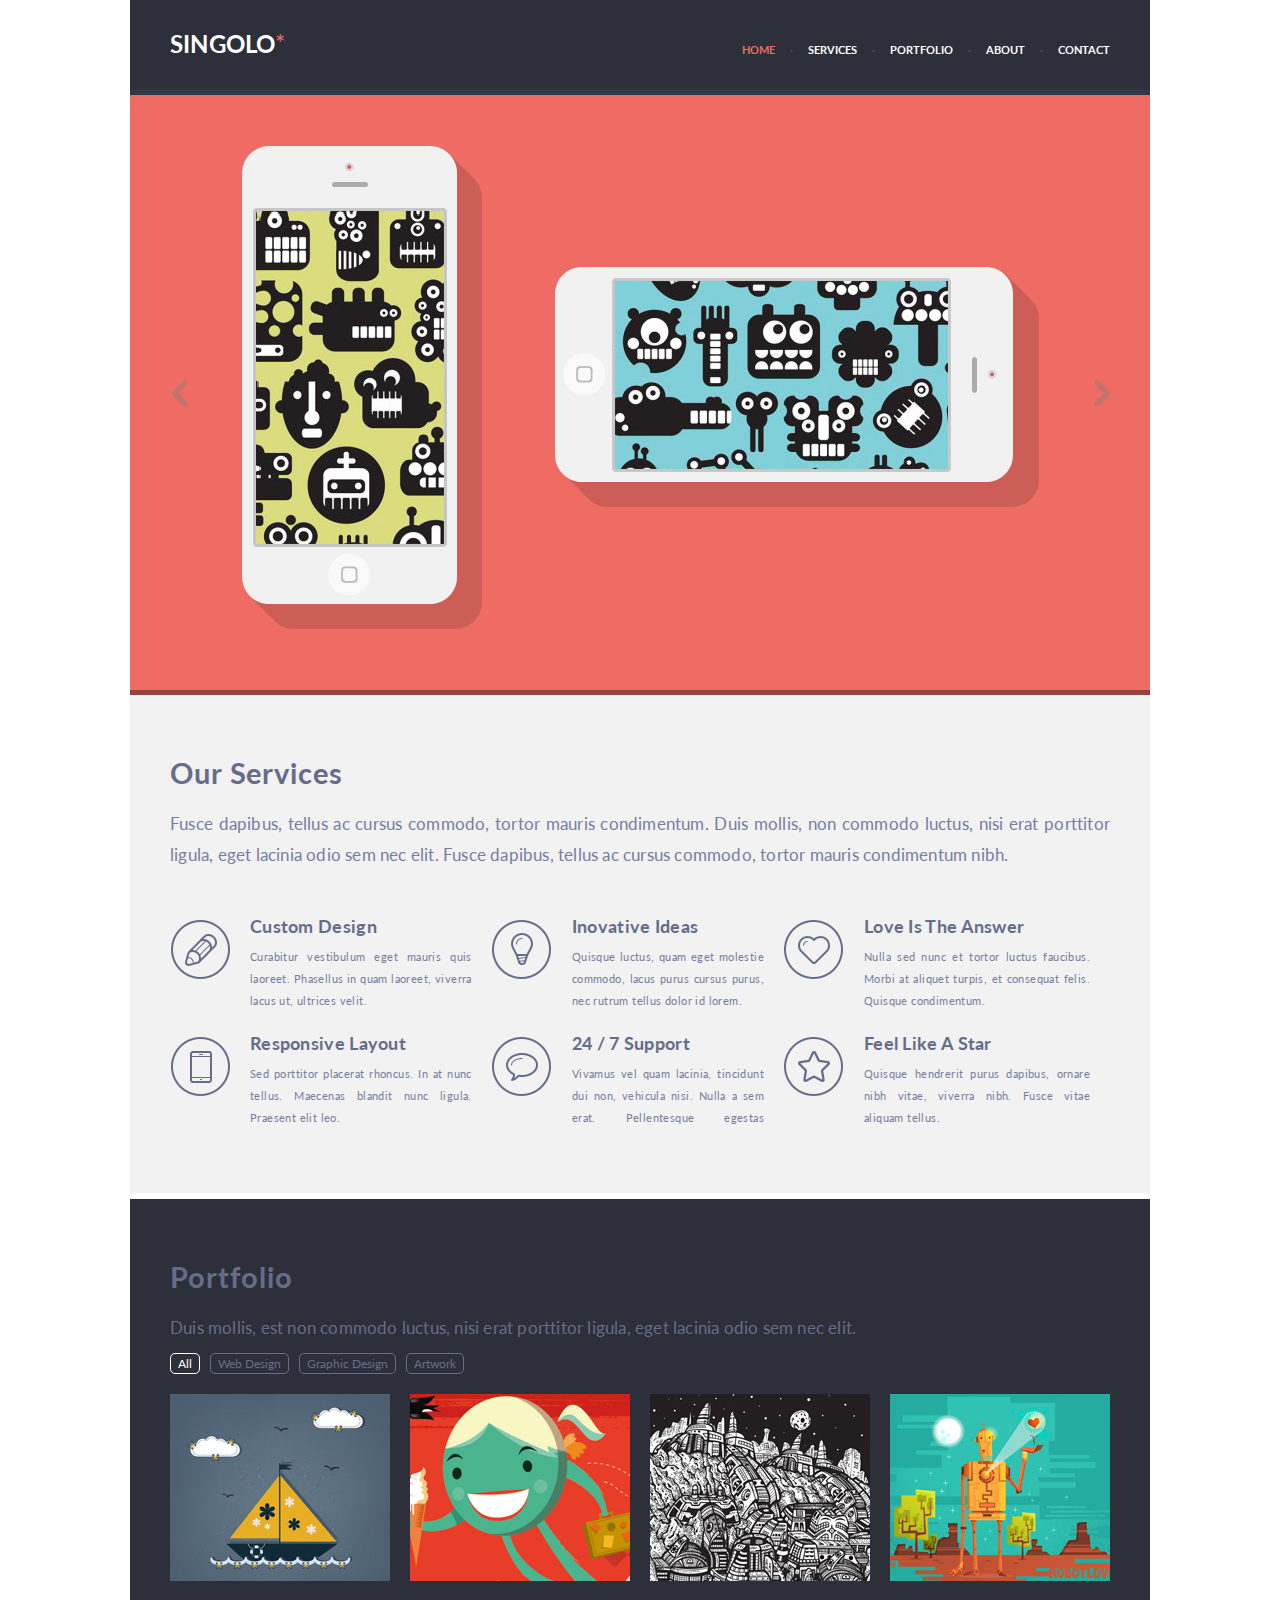
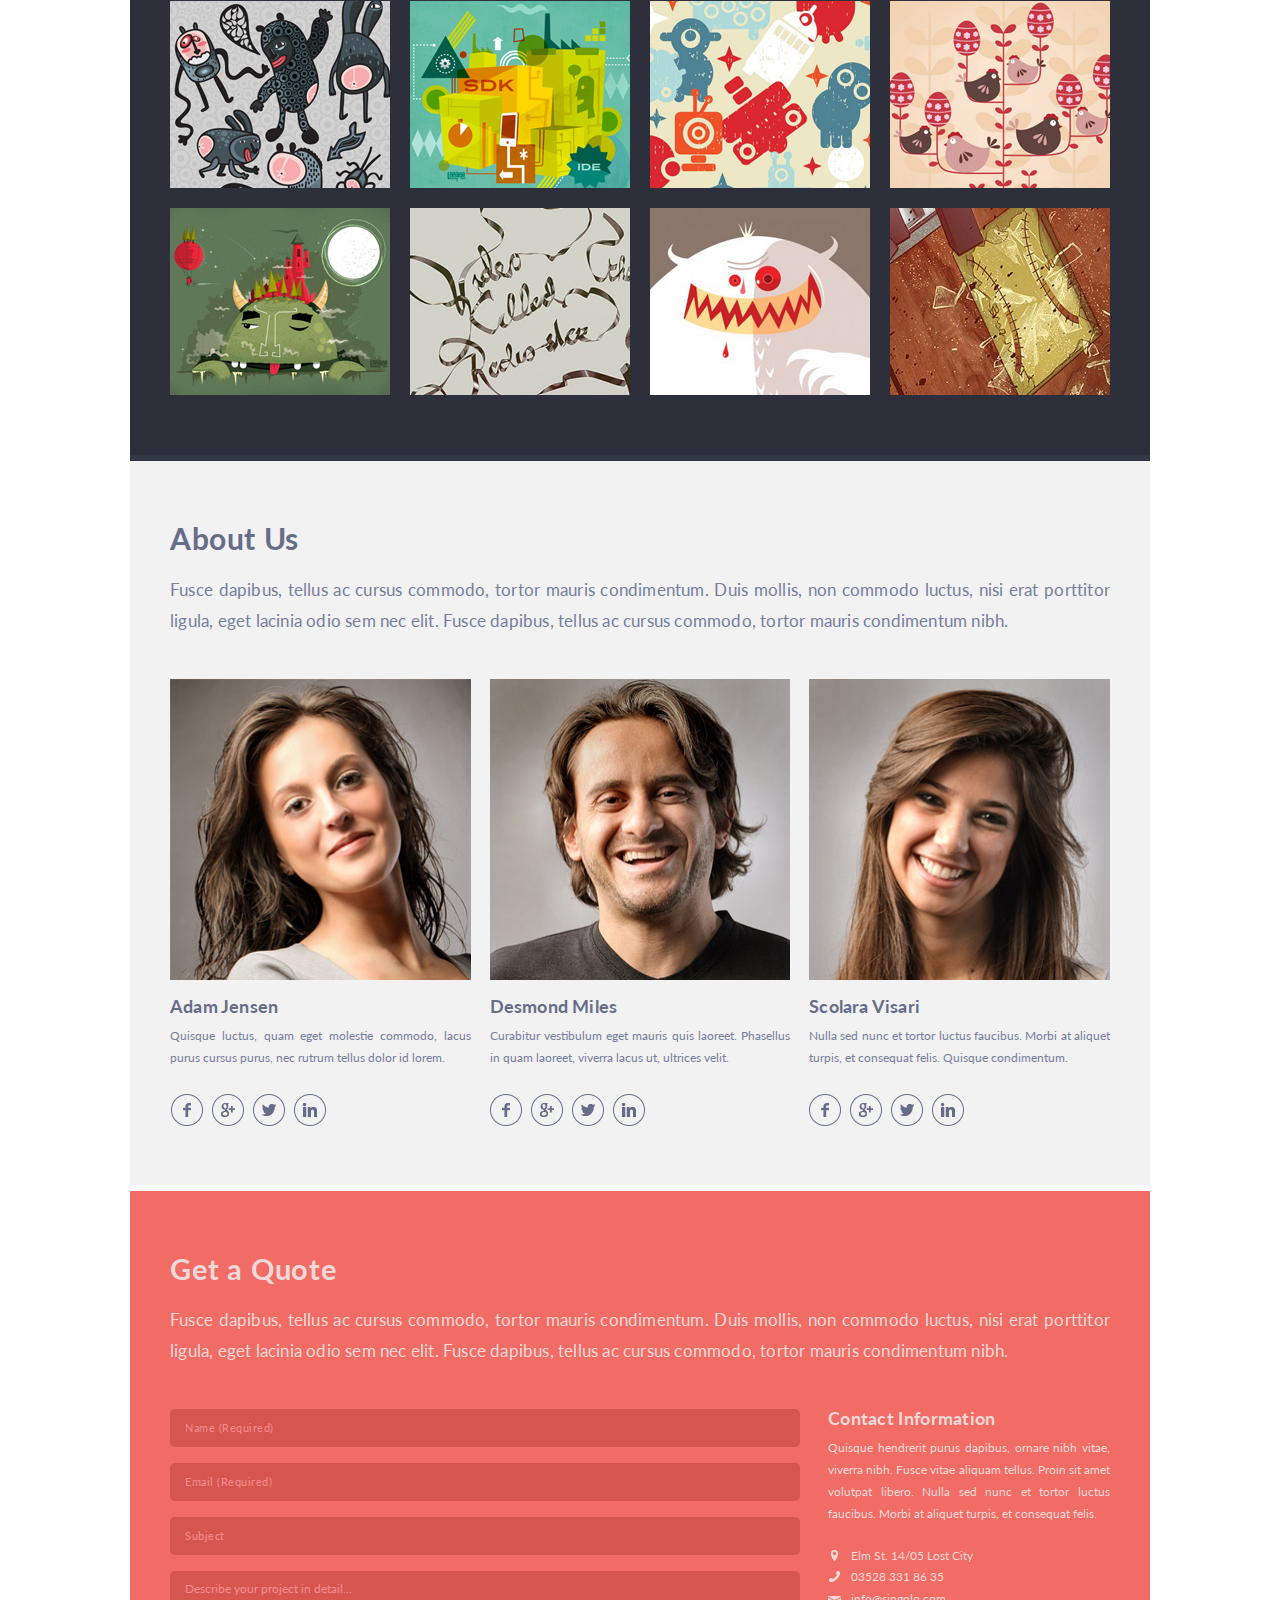
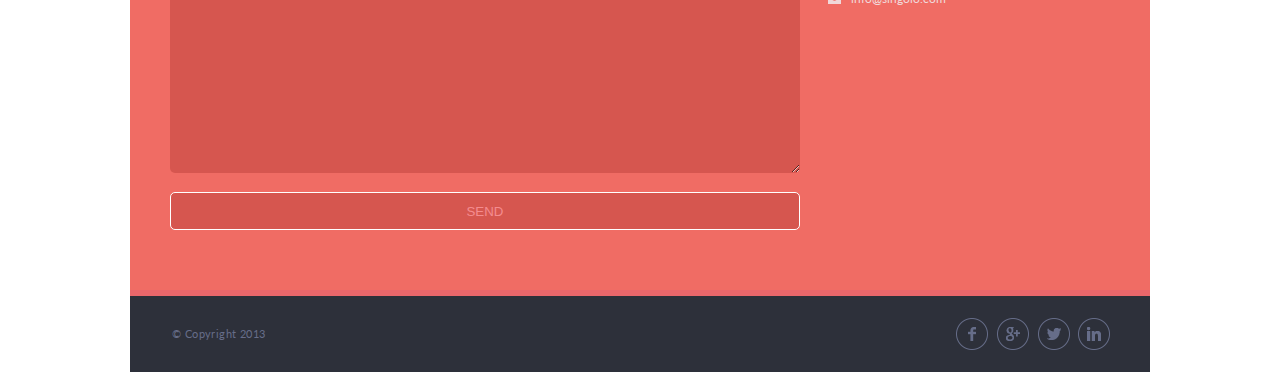
<file: index.html>
<!DOCTYPE html>
<html lang="en">
<head>
    <meta charset="UTF-8">
    <meta name="viewport" content="width=device-width">
    <link rel="stylesheet" href="style.css">
    <link rel="stylesheet" href="style-dom.css">
    <link rel="stylesheet" href="style-responcive.css">
    <link href="https://fonts.googleapis.com/css?family=Lato&display=swap" rel="stylesheet">
    <title>Singolo</title>
</head>
<body>
    <div id="menu-burger-icon">
        <img src="./assets/Burger-menu-icon.png" class="menu-img">
    </div>
    <div id="side-menu-wrapper" class="side-menu-wrapper hidden">
        <div class="side-menu">
            <div class="side-menu-logo">
                <h1 class="logo_text">SINGOLO</h1>
                <span class="logo_star">*</span>
            </div>
            <ul id="menu-mobile">
                <li><a class="active-menu" href="#header-fake">HOME</a></li>
                <li><a href="#SERVICES">SERVICES</a></li>
                <li><a href="#PORTFOLIO">PORTFOLIO</a></li>  
                <li><a href="#ABOUT">ABOUT</a></li> 
                <li><a href="#CONTACT">CONTACT</a></li> 
            </ul>  
        </div>
    </div>
    <!-- <div class="anchors"><a name='HOME'></a></div> -->
    <header id="header">
        <div class="logo">
            <h1 class="logo_text">SINGOLO</h1>
            <span class="logo_star">*</span>
        </div>
        <div class="header-menu">
            <ul id="menu" class="header-menu_list">
                <li><a class="active-menu" href="#header-fake">HOME</a></li>
                <li><a href="#SERVICES">SERVICES</a></li>
                <li><a href="#PORTFOLIO">PORTFOLIO</a></li>  
                <li><a href="#ABOUT">ABOUT</a></li> 
                <li><a href="#CONTACT">CONTACT</a></li> 
            </ul>   
        </div>
    </header>
    <div id="header-fake" class="anchors"></div>
    <div id="main-slider-block" class="main-slider-block">
        <img id="arrow-left" class="arrow-left" src="./assets/arrow-left-1.png">
        <div id="slider-content">
            <div class="slide first-slide">
                <img id="vertical-iphone" class="vertical-iphone background-vertical-iphone"  src="./assets/iphone-vertical.png">
                <img id="horizontal-iphone" class="horizontal-iphone background-horizontal-iphone"  src="./assets/horizont-iphon.png">
            </div>
        </div>
        <img id="arrow-right" class="arrow-right" src="./assets/arrow-right-1.png">
    </div>
    <div class="slider-separator-line"></div>
    <!-- <p class="anchors"><a name="SERVICES"></a></p> -->
    <div id="SERVICES" class="text-content anchors">
        <div class="services">
            <p class="services-h">Our Services</p>
            <p class="services-text">Fusce dapibus, tellus ac cursus commodo, tortor mauris condimentum. Duis mollis, non commodo luctus, nisi erat porttitor ligula, eget lacinia odio sem nec elit. Fusce dapibus, tellus ac cursus commodo, tortor mauris condimentum nibh.</p>
        </div>
        <div class="services-items">
            <div class="item-block">
                <img class="item-img" src="./assets/pen.png">
                <div class="item-description">
                    <div class="item-h">
                        Custom Design
                    </div>
                    <div class="item-text">
                        Curabitur vestibulum eget mauris quis laoreet. Phasellus in quam laoreet, viverra lacus ut, ultrices velit.
                    </div>
                </div>
            </div>
            <div class="item-block">
                <img class="item-img" src="./assets/lamp.png">
                <div class="item-description">
                    <div class="item-h">
                        Inovative Ideas
                    </div>
                    <div class="item-text">
                        Quisque luctus, quam eget molestie commodo, lacus purus cursus purus, nec rutrum tellus dolor id lorem.
                    </div>
                </div>
            </div>
            <div class="item-block">
                <img class="item-img" src="./assets/heart.png">
                <div class="item-description">
                    <div class="item-h">
                        Love Is The Answer
                    </div>
                    <div class="item-text">
                        Nulla sed nunc et tortor luctus faucibus. Morbi at aliquet turpis, et consequat felis. Quisque condimentum.
                    </div>
                </div>
            </div>
            <div class="item-block">
                <img class="item-img-second" src="./assets/phone.png">
                <div class="item-description">
                    <div class="item-h">
                        Responsive Layout
                    </div>
                    <div class="item-text">
                        Sed porttitor placerat rhoncus. In at nunc tellus. Maecenas blandit nunc ligula. Praesent elit leo.
                    </div>
                </div>
            </div>
            <div class="item-block">
                <img class="item-img-second" src="./assets/bubble.png">
                <div class="item-description">
                    <div class="item-h">
                        24 / 7 Support
                    </div>
                    <div class="item-text">
                        Vivamus vel quam lacinia, tincidunt dui non, vehicula nisi. Nulla a sem erat. Pellentesque egestas venenatis lorem .
                    </div>
                </div>
            </div>
            <div class="item-block">
                <img class="item-img-second" src="./assets/star.png">
                <div class="item-description">
                    <div class="item-h">
                        Feel Like A Star
                    </div>
                    <p class="item-text">
                        Quisque hendrerit purus dapibus, ornare nibh vitae, viverra nibh. Fusce vitae aliquam tellus.
                    </p>
                </div>
            </div>
        </div>
    </div>
    <div class="service-separator-line"></div>
    <!-- <p class="anchors"><a name="PORTFOLIO"></a></p> -->
    <div id="PORTFOLIO" class="portfolio anchors">
        <div class="portfolio-title">
            <p>Portfolio</p>
        </div>
        <div class="portfolio-description">
            <p>Duis mollis, est non commodo luctus, nisi erat porttitor ligula, eget lacinia odio sem nec elit.</p>
        </div>
        <div id="portfolio-filter">
            <div class="filter-name active">
                All
            </div>
            <div data-type="Web Design" class="filter-name">
                Web Design
            </div>
            <div data-type="Graphic Design" class="filter-name">
                Graphic Design
            </div>
            <div data-type="Artwork" class="filter-name">
                Artwork
            </div>
        </div>
        <div id="portfolio-content" >
                <img class="portfolio-img" data-type="Web Design" src="./assets/img-1.png">
                <img class="portfolio-img" data-type="Web Design" src="./assets/img-2.png">
                <img class="portfolio-img" data-type="Web Design" src="./assets/img-3.png">
                <img class="portfolio-img" data-type="Graphic Design" src="./assets/img-4.png">
                <img class="portfolio-img" data-type="Graphic Design" src="./assets/img-5.png">
                <img class="portfolio-img" data-type="Graphic Design" src="./assets/img-6.png">
                <img class="portfolio-img" data-type="Graphic Design" src="./assets/img-7.png">
                <img class="portfolio-img" data-type="Graphic Design" src="./assets/img-8.png">
                <img class="portfolio-img" data-type="Graphic Design" src="./assets/img-9.png">
                <img class="portfolio-img" data-type="Graphic Design" src="./assets/img-10.png">
                <img class="portfolio-img" data-type="Artwork" src="./assets/img-11.png">
                <img class="portfolio-img" data-type="Artwork" src="./assets/img-12.png">
        </div>
    </div>
    <!-- <p class="anchors"><a name="ABOUT"></a></p> -->
    <div id="ABOUT" class="about-us anchors">
        <p class="about-us-title">About Us</p>
        <p class="about-us-text">Fusce dapibus, tellus ac cursus commodo, tortor mauris condimentum. Duis mollis, non commodo luctus, nisi erat porttitor ligula, eget lacinia odio sem nec elit. Fusce dapibus, tellus ac cursus commodo, tortor mauris condimentum nibh.</p>
        <div class="about-us-person">
            <div class="person-card">
                <img class="person-img" src="./assets/people-1.png">
                <p class="person-name">Adam Jensen</p>
                <p class="person-description">Quisque luctus, quam eget molestie commodo, lacus purus cursus purus, nec rutrum tellus dolor id lorem.</p>
                <div class="social fix-1px">
                    <img class="social-logo" src="./assets/facebook.png">
                    <img class="social-logo" src="./assets/google.png">
                    <img class="social-logo" src="./assets/twitter.png">
                    <img class="social-logo" src="./assets/linkedin.png">
                </div>
            </div>
            <div class="person-card">
                <img class="person-img"  src="./assets/people-2.png">
                <p class="person-name">Desmond Miles</p>
                <p class="person-description">Curabitur vestibulum eget mauris quis laoreet. Phasellus in quam laoreet, viverra lacus ut, ultrices velit.</p>
                <div class="social">
                    <img class="social-logo" src="./assets/facebook.png">
                    <img class="social-logo" src="./assets/google.png">
                    <img class="social-logo" src="./assets/twitter.png">
                    <img class="social-logo" src="./assets/linkedin.png">
                </div>
            </div>
            <div class="person-card">
                <img class="person-img"  src="./assets/people-3.png">
                <p class="person-name">Scolara Visari</p>
                <p class="person-description">Nulla sed nunc et tortor luctus faucibus. Morbi at aliquet turpis, et consequat felis. Quisque condimentum.</p>
                <div class="social">
                    <img class="social-logo" src="./assets/facebook.png">
                    <img class="social-logo" src="./assets/google.png">
                    <img class="social-logo" src="./assets/twitter.png">
                    <img class="social-logo" src="./assets/linkedin.png">
                </div>
            </div>
        </div>
    </div>
    <!-- <p class="anchors"><a name="CONTACT"></a></p> -->
    <div id="CONTACT" class="quote anchors">
        <div class="quote-title">
            <p>Get a Quote</p>
        </div>
        <div class="quote-description">
            <p>Fusce dapibus, tellus ac cursus commodo, tortor mauris condimentum. Duis mollis, non commodo luctus, nisi erat porttitor ligula, eget lacinia odio sem nec elit. Fusce dapibus, tellus ac cursus commodo, tortor mauris condimentum nibh.</p>
        </div>
        <div class="contacts">
            <form id="form" class="form">
                <input type="text" required id="name" class="input-field" pattern="[A-Za-z]{2,}" placeholder="Name (Required)">
                <input type="text" required id="email" class="input-field" pattern="\S+@[a-z]+.[a-z]+" placeholder="Email (Required)">
                <input type="text" id="subject" class="input-field" placeholder="Subject">
                <textarea id="description" class="textarea-field" placeholder="Describe your project in detail..."></textarea>
                <button class="button" >SEND</button> 
            </form>
            <div id="message-block" class="message-block hidden">
                <div id="message">
                    <p>Письмо отправлено</p>
                    <p id="text-subject"></p>
                    <p id="text-description"></p>
                    <br>
                    <button id="close-button">OK</button>
                </div>
            </div>
            <div class="info">
                <p class="contacts-title">Contact Information</p>
                <p class="contacts-description">Quisque hendrerit purus dapibus, ornare nibh vitae, viverra nibh. Fusce vitae aliquam tellus. Proin sit amet volutpat libero. Nulla sed nunc et tortor luctus faucibus. Morbi at aliquet turpis, et consequat felis.</p>
                <div>
                    <span class="contacts-data">
                        <img class="img-icon" src="./assets/icon-1.png">
                        <p>Elm St. 14/05 Lost City</p>
                    </span>
                    <span class="contacts-data fix-1px-contacts">
                        <img class="img-icon" src="./assets/icon-2.png">
                        <a class="link" href="tel:03528-331-86-35">03528 331 86 35</a>
                    </span>
                    <span class="contacts-data">
                        <img class="img-icon" src="./assets/icon-3.png">
                        <a class="link" href="mailto:info@singolo.com">info@singolo.com</a>
                    </span>
                </div>
            </div>
        </div>
    </div>
    <div class="footer">
        <div class="copyright">
            <p>© Copyright 2013</p>
        </div>
        <div class="social-media">
            <img class="footer-social-logo" src="./assets/facebook.png">
            <img class="footer-social-logo" src="./assets/google.png">
            <img class="footer-social-logo" src="./assets/twitter.png">
            <img class="fix-1px-social" src="./assets/linkedin.png">
        </div>
    </div>

    
    <script src="script.js"></script>
</body>
</html>
</file>
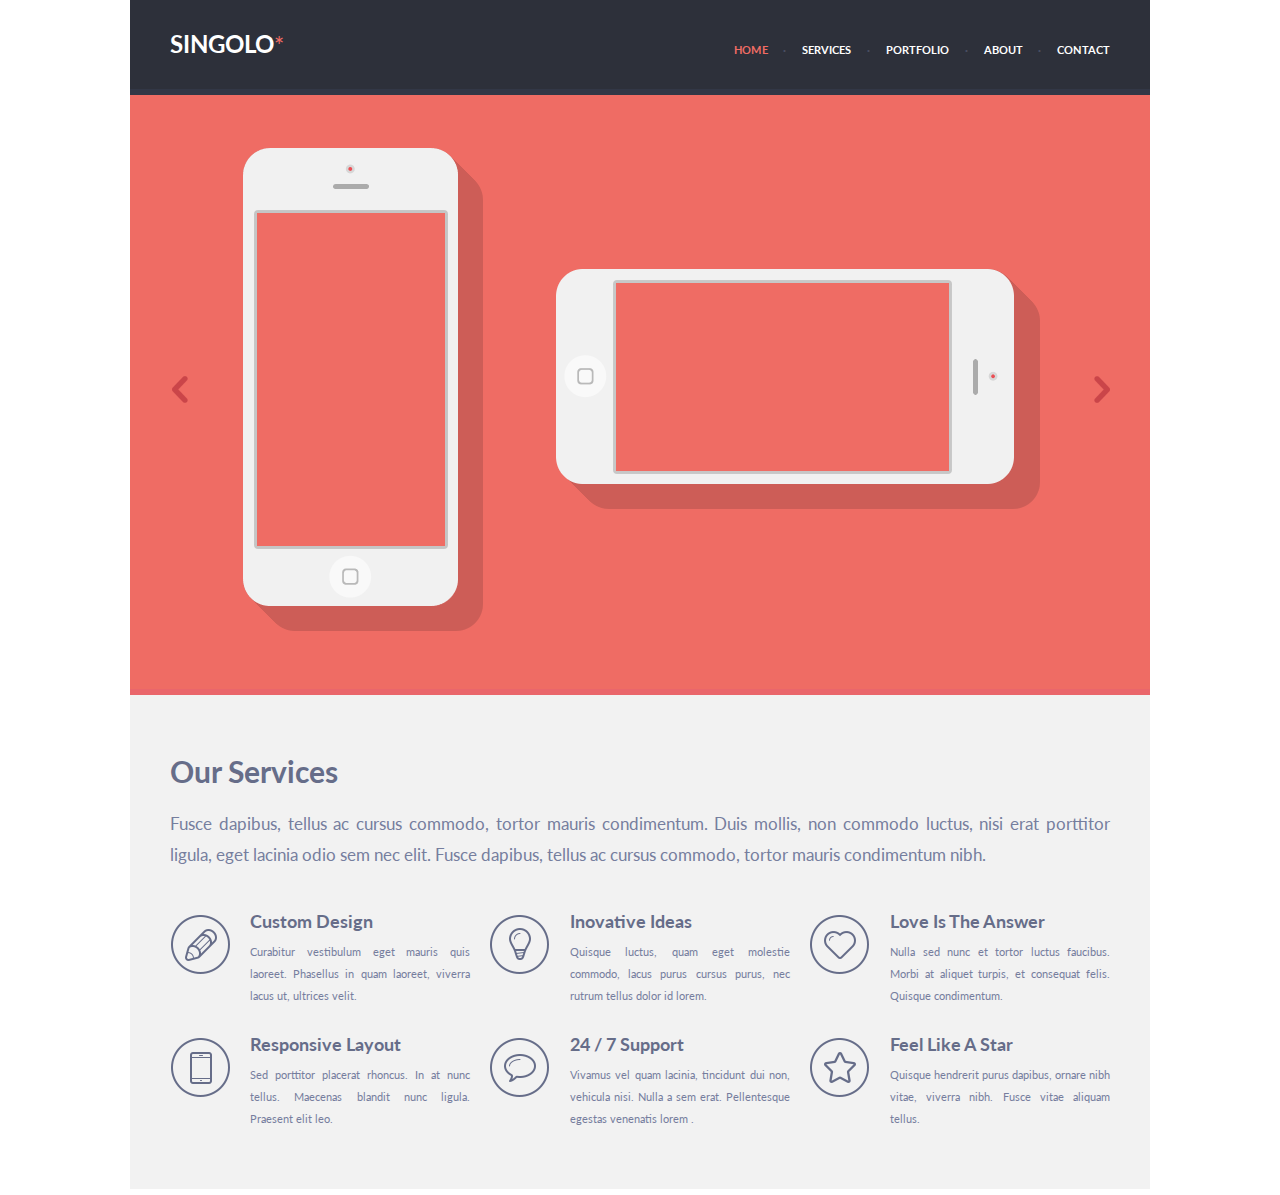
<file: singolo1.html>
<!DOCTYPE html>
<html lang="en">
<head>
    <meta charset="UTF-8">
    <link rel="stylesheet" href="singolo1.css">
    <link href="https://fonts.googleapis.com/css?family=Lato&display=swap" rel="stylesheet">
    <title>Singolo</title>
</head>
<body>
    <header>
        <div class="logo">
            <h1 class="logo_text">SINGOLO</h1>
            <span class="logo_star">*</span>
        </div>
        <div class="header-menu">
            <ul class="header-menu_list">
                <li class="active">HOME</li>
                <li>SERVICES</li>
                <li>PORTFOLIO</li>  
                <li>ABOUT</li> 
                <li>CONTACT</li> 
            </ul>   
        </div>
    </header>
    <div class="header-separator-line"></div>
    <div class="main-slider-block">
        <img class="arrow-left" src="./assets/arrow-left.png">
        <div class="slider-content">
            <img class="vertical-iphone" src="./assets/iphone-vertical.png">
            <img class="horizont-iphone" src="./assets/horizont-iphon.png">
        </div>
        <img class="arrow-right" src="./assets/arrow-right.png">
    </div>
    <div class="slider-separator-line"></div>
    <div class="text-content">
        <div class="services">
            <p class="services-h">Our Services</p>
            <p class="services-text">Fusce dapibus, tellus ac cursus commodo, tortor mauris condimentum. Duis mollis, non commodo luctus, nisi erat porttitor ligula, eget lacinia odio sem nec elit. Fusce dapibus, tellus ac cursus commodo, tortor mauris condimentum nibh.</p>
        </div>
        <div class="services-items">
            <div class="item-block">
                <img class="item-img" src="./assets/pen.png">
                <div class="item-description">
                    <div class="item-h">
                        Custom Design
                    </div>
                    <div class="item-text">
                        Curabitur vestibulum eget mauris quis laoreet. Phasellus in quam laoreet, viverra lacus ut, ultrices velit.
                    </div>
                </div>
            </div>
            <div class="item-block">
                <img class="item-img" src="./assets/lamp.png">
                <div class="item-description">
                    <div class="item-h">
                        Inovative Ideas
                    </div>
                    <div class="item-text">
                        Quisque luctus, quam eget molestie commodo, lacus purus cursus purus, nec rutrum tellus dolor id lorem.
                    </div>
                </div>
            </div>
            <div class="item-block">
                <img class="item-img" src="./assets/heart.png">
                <div class="item-description">
                    <div class="item-h">
                        Love Is The Answer
                    </div>
                    <div class="item-text">
                        Nulla sed nunc et tortor luctus faucibus. Morbi at aliquet turpis, et consequat felis. Quisque condimentum.
                    </div>
                </div>
            </div>
        </div>
        <div class="services-items-second">
            <div class="item-block">
                <img class="item-img-second" src="./assets/phone.png">
                <div class="item-description">
                    <div class="item-h">
                        Responsive Layout
                    </div>
                    <div class="item-text">
                        Sed porttitor placerat rhoncus. In at nunc tellus. Maecenas blandit nunc ligula. Praesent elit leo.
                    </div>
                </div>
            </div>
            <div class="item-block">
                <img class="item-img-second" src="./assets/bubble.png">
                <div class="item-description">
                    <div class="item-h">
                        24 / 7 Support
                    </div>
                    <div class="item-text">
                        Vivamus vel quam lacinia, tincidunt dui non, vehicula nisi. Nulla a sem erat. Pellentesque egestas venenatis lorem .
                    </div>
                </div>
            </div>
            <div class="item-block">
                <img class="item-img-second" src="./assets/star.png">
                <div class="item-description">
                    <div class="item-h">
                        Feel Like A Star
                    </div>
                    <p class="item-text">
                        Quisque hendrerit purus dapibus, ornare nibh vitae, viverra nibh. Fusce vitae aliquam tellus.
                    </p>
                </div>
            </div>
        </div>
    </div>
    <div class="service-separator-line"></div>
</body>
</html>
</file>
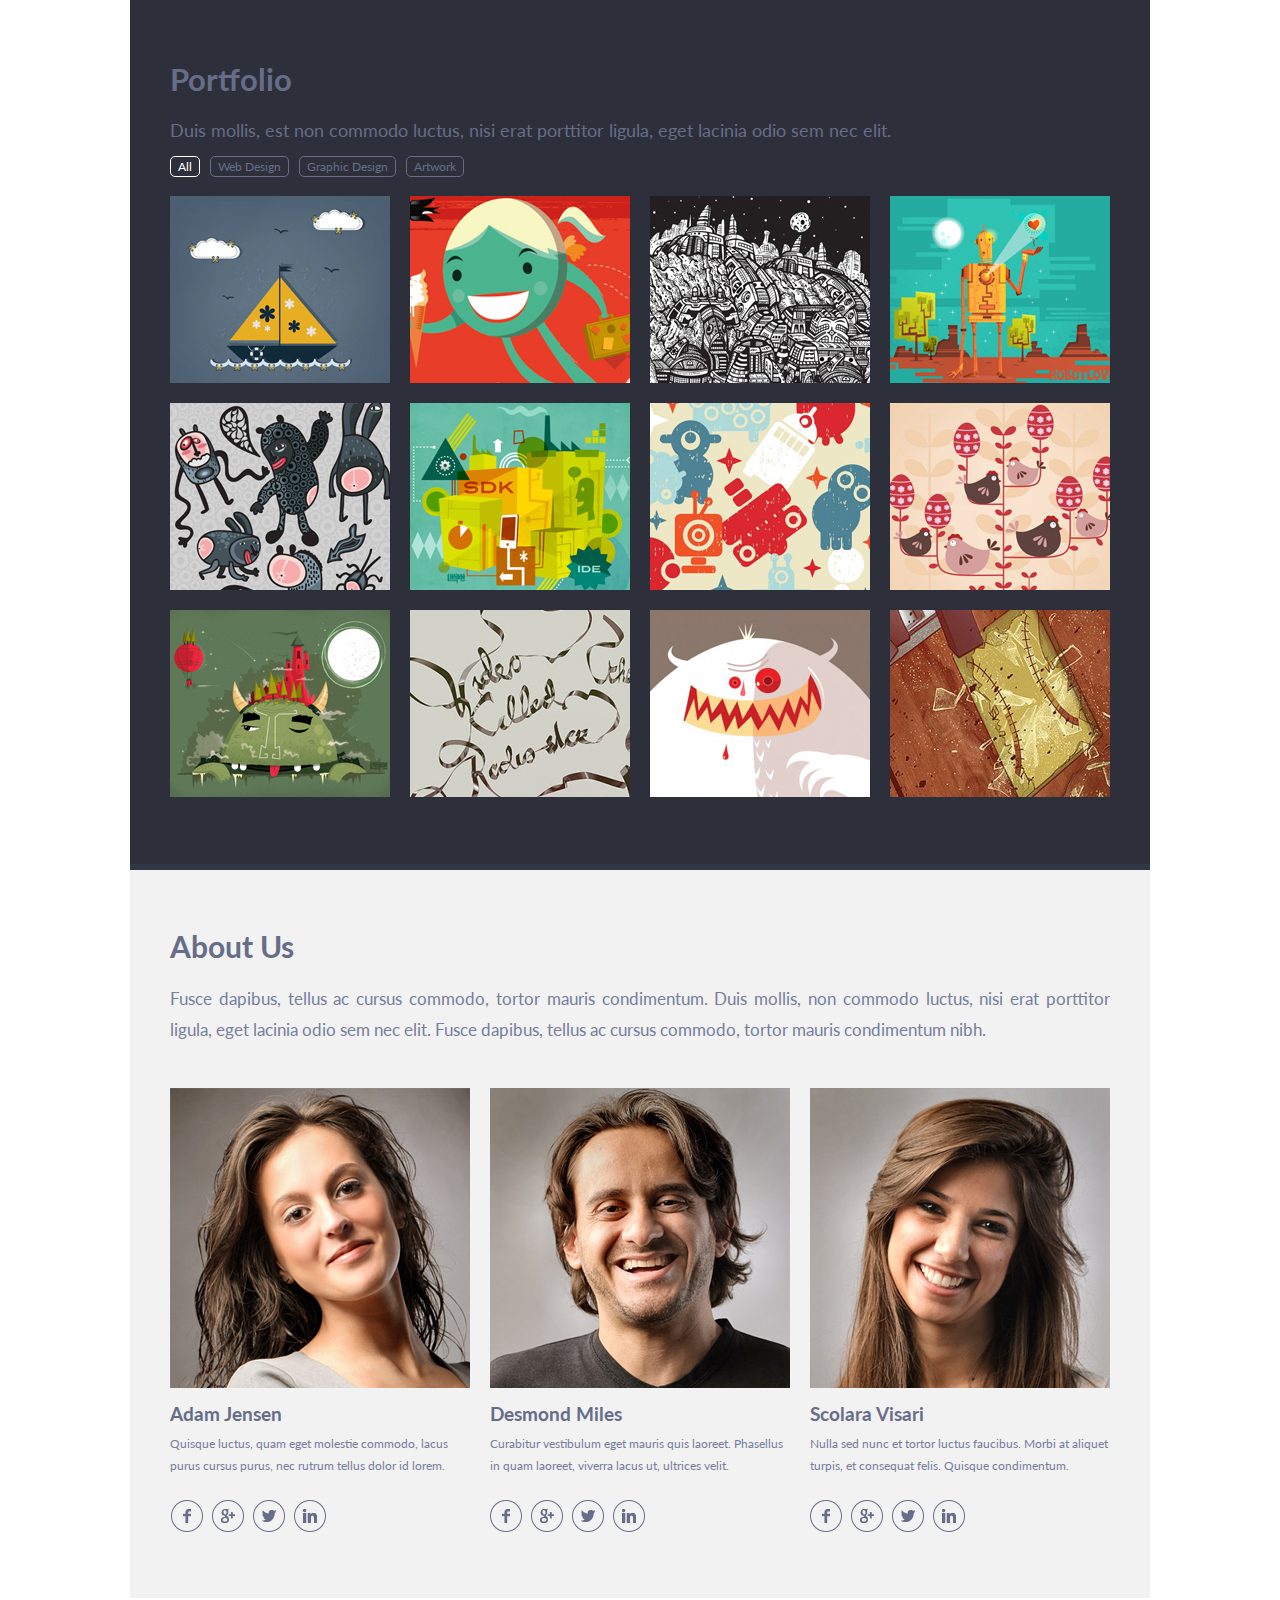
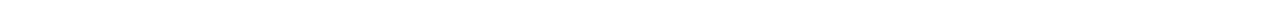
<file: singolo2.html>
<!DOCTYPE html>
<html lang="en">
<head>
    <meta charset="UTF-8">
    <link rel="stylesheet" href="singolo2.css">
    <link href="https://fonts.googleapis.com/css?family=Lato&display=swap" rel="stylesheet">
    <title>Singolo</title>
</head>
<body>
    <div class="portfolio">
        <div class="portfolio-title">
            <p>Portfolio</p>
        </div>
        <div class="portfolio-description">
            <p>Duis mollis, est non commodo luctus, nisi erat porttitor ligula, eget lacinia odio sem nec elit.</p>
        </div>
        <div class="portfolio-filter">
            <div class="filter-name active">
                All
            </div>
            <div class="filter-name">
                Web Design
            </div>
            <div class="filter-name">
                Graphic Design
            </div>
            <div class="filter-name">
                Artwork
            </div>
        </div>
        <div class="portfolio-content">
            <div class="content-block">
                <img src="./assets/img-1.png">
                <img src="./assets/img-2.png">
                <img src="./assets/img-3.png">
                <img src="./assets/img-4.png">
            </div>
            <div class="content-block">
                <img src="./assets/img-5.png">
                <img src="./assets/img-6.png">
                <img src="./assets/img-7.png">
                <img src="./assets/img-8.png">
            </div>
            <div class="content-block">
                <img src="./assets/img-9.png">
                <img src="./assets/img-10.png">
                <img src="./assets/img-11.png">
                <img src="./assets/img-12.png">
            </div>
        </div>
    </div>
    <div class="about-us">
        <p class="about-us-title">About Us</p>
        <p class="about-us-text">Fusce dapibus, tellus ac cursus commodo, tortor mauris condimentum. Duis mollis, non commodo luctus, nisi erat porttitor ligula, eget lacinia odio sem nec elit. Fusce dapibus, tellus ac cursus commodo, tortor mauris condimentum nibh.</p>
        <div class="about-us-person">
            <div class="person-card">
                <img src="./assets/people-1.png">
                <p class="person-name">Adam Jensen</p>
                <p class="person-description">Quisque luctus, quam eget molestie commodo, lacus purus cursus purus, nec rutrum tellus dolor id lorem.</p>
                <div class="social fix-1px">
                    <img class="social-logo" src="./assets/facebook.png">
                    <img class="social-logo" src="./assets/google.png">
                    <img class="social-logo" src="./assets/twitter.png">
                    <img class="social-logo" src="./assets/linkedin.png">
                </div>
            </div>
            <div class="person-card">
                <img src="./assets/people-2.png">
                <p class="person-name">Desmond Miles</p>
                <p class="person-description">Curabitur vestibulum eget mauris quis laoreet. Phasellus in quam laoreet, viverra lacus ut, ultrices velit.</p>
                <div class="social">
                    <img class="social-logo" src="./assets/facebook.png">
                    <img class="social-logo" src="./assets/google.png">
                    <img class="social-logo" src="./assets/twitter.png">
                    <img class="social-logo" src="./assets/linkedin.png">
                </div>
            </div>
            <div class="person-card">
                <img src="./assets/people-3.png">
                <p class="person-name">Scolara Visari</p>
                <p class="person-description">Nulla sed nunc et tortor luctus faucibus. Morbi at aliquet turpis, et consequat felis. Quisque condimentum.</p>
                <div class="social">
                    <img class="social-logo" src="./assets/facebook.png">
                    <img class="social-logo" src="./assets/google.png">
                    <img class="social-logo" src="./assets/twitter.png">
                    <img class="social-logo" src="./assets/linkedin.png">
                </div>
            </div>
        </div>
    </div>
</body>
</html>
</file>
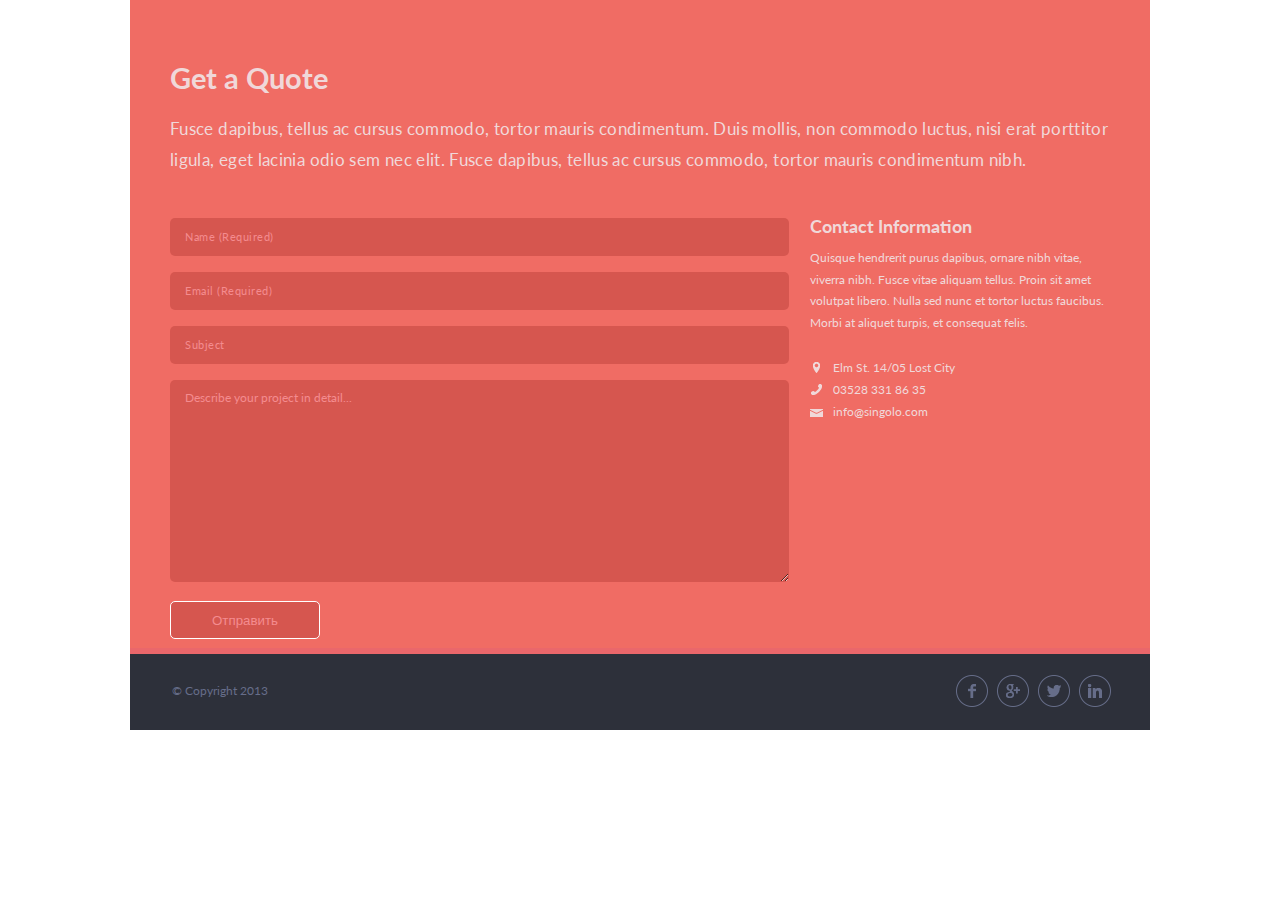
<file: singolo3.html>
<!DOCTYPE html>
<html lang="en">
<head>
    <meta charset="UTF-8">
    <link rel="stylesheet" href="singolo3.css">
    <link href="https://fonts.googleapis.com/css?family=Lato&display=swap" rel="stylesheet">
    <title>Singolo</title>
</head>
<body>
    <div class="quote">
        <div class="quote-title">
            <p>Get a Quote</p>
        </div>
        <div class="quote-description">
            <p>Fusce dapibus, tellus ac cursus commodo, tortor mauris condimentum. Duis mollis, non commodo luctus, nisi erat porttitor ligula, eget lacinia odio sem nec elit. Fusce dapibus, tellus ac cursus commodo, tortor mauris condimentum nibh.</p>
        </div>
        <div class="contacts">
            <div class="form">
                <form>
                    <input type="text" required id="name" class="input-field" placeholder="Name (Required)">
                    <input type="text" required id="email" class="input-field" placeholder="Email (Required)">
                    <input type="text" id="subject" class="input-field" placeholder="Subject">
                    <textarea id="textarea" class="textarea-field" placeholder="Describe your project in detail..."></textarea>
                    <button class="button" type="submit">Отправить</button> 
                </form>
            </div>
            <div class="info">
                <p class="contacts-title">Contact Information</p>
                <p class="contacts-description">Quisque hendrerit purus dapibus, ornare nibh vitae, viverra nibh. Fusce vitae aliquam tellus. Proin sit amet volutpat libero. Nulla sed nunc et tortor luctus faucibus. Morbi at aliquet turpis, et consequat felis.</p>
                <div >
                    <span class="contacts-data">
                        <img class="img-icon" src="./assets/icon-1.png">
                        <p>Elm St. 14/05 Lost City</p>
                    </span>
                    <span class="contacts-data">
                        <img class="img-icon" src="./assets/icon-2.png">
                        <p>03528 331 86 35</p>
                    </span>
                    <span class="contacts-data">
                        <img class="img-icon" src="./assets/icon-3.png">
                        <p>info@singolo.com</p>
                    </span>
                </div>
            </div>
        </div>
    </div>
    <div class="footer">
        <div class="copyright">
            <p>© Copyright 2013</p>
        </div>
        <div class="social-media">
            <img class="social-logo" src="./assets/facebook.png">
            <img class="social-logo" src="./assets/google.png">
            <img class="social-logo" src="./assets/twitter.png">
            <img class="social-logo" src="./assets/linkedin.png">
        </div>
    </div>
</body>
</html>
</file>
<file: style.css>
body, html {
    max-width: 1020px;
    margin: 0 auto;
    font-family: 'Lato', sans-serif;
    scroll-behavior: smooth;
}

header {
    width: 1020px;
    background-color: #2d303a;
    box-sizing: border-box;
    border-bottom: solid 6px #323746;
    display: flex;
    justify-content: space-between;
    padding-top: 20px;
    height: 95px;
    opacity: 1;
    position: fixed;
    z-index: 75;
    transition: height 0.3s, padding-top 0.3s;
}

p {
    margin: 0;
    padding: 0;
}

.header-menu_list {
    margin: 0;
    padding: 4px;
    font-size: 11.3px;
    font-weight: bold;
    color: white;
}

.header-menu_list li {
    display: inline;
    margin-left: 4px;
}

.header-menu_list li::after {
    content: "·";
    margin: 0px 8px 0px 15px;
    color: #494e62;
}

.header-menu_list li:last-child::after {
    content: "";
}

.logo {
    margin: 9px 0 0 40px !important;
    display: flex;
    font-size: 24px;
}

.logo_text {
    padding: 0;
    font-size: 24px !important;
    margin: 0;
    font-weight: bold;
    color: white;   
    letter-spacing: 0.2px;
}

.logo_star {
    color: #f06c64;
    margin-top: -2px;
}

.header-menu {
    margin: 19px 13px 0 0;
}


.scrol {
    height: 10000px;
}

.main-slider-block {
    position: relative;
    box-sizing: border-box;
    height: 600px;
    background-color: #ef6c64;
    display: flex;
    justify-content: space-between;
    align-items: center;
}

.arrow-left {
    position: absolute;
    left: 42px;
    margin-top: -3px;
    z-index: 50;
}

.arrow-right {
    position: absolute;
    right: 40px;
    margin-top: -3px;
}


.arrow-left:hover {
    cursor: pointer;
    opacity: .5;
}

.arrow-right:hover {
    cursor: pointer;
    opacity: .5;
}


#slider-content {
    position: relative;
    overflow: hidden;
    display: flex;
    align-items: center;
    width: 100%;
    height: 100%;
}
.vertical-iphone {
    margin-left: 111px;
    margin-bottom: 6px;
    background-image: url(assets/back-f-black.png);
    background-size: 100%;

}

.background-vertical-iphone { 
    background-image: url(assets/back-f.png);
    background-size: 100%;
}

.horizontal-iphone {
    margin-bottom: 7px;
    margin-left: 72px;
    background-image: url(assets/back-v-black.png);
    background-size: 100%;

}

.background-horizontal-iphone { 
    background-image: url(assets/back-v.png);
    background-size: 100%;
}

.text-content {
    background-color: #f2f2f2;
    padding: 60px 40px;
    box-sizing: border-box;
    border-bottom: 6px solid #ffffff;
}

.services {
    /* width: 100%; */
}

.services-h {
    font-size: 29px;
    font-weight: bold;
    color: #666d89;
    letter-spacing: 0.9px;
}

.services-text {
    margin-top: 19px;
    font-size: 17px;
    line-height: 1.8;
    color: #767e9e;
    text-align: justify;
    /* height: 56px; */
    letter-spacing: 0.2px;
}

.services-items {
    margin-top: 45px;
    display: grid;
    grid-template-areas: "a a a";
    grid-gap: 20px 0;   
}

/* .services-items-second {
    margin-top: 26px;
    display: flex;
} */

.item-block {
    display: flex;
}

.item-img {
    width: 60px;
    height: 60px;
    margin-top: 5px;
}

.item-description {
    /* width: 220px; */
    margin: 0 20px;
}

.item-h {
    font-size: 18px;
    font-weight: bold;
    color: #666d89;
    letter-spacing: 0.3px;
    overflow: hidden;
    white-space: nowrap;
    text-overflow: ellipsis;
}

.item-text {
    text-align: justify;
    margin-top: 9px;
    font-size: 11px;
    line-height: 2;
    color: #767e9e;
    max-height: 70px;
    overflow: hidden;
    text-overflow: ellipsis;
    letter-spacing: 0.4px;
    
}

.item-img-second {
    width: 60px;
    height: 60px;
    margin-top: 5px;
}

.portfolio {
    width: 100%;
    /* max-height: 869px; */
    background-color: #2d303a;
    border-bottom: solid 6px #323746;
    padding: 60px 40px;
    box-sizing: border-box;
}

.portfolio-title {
    font-size: 29px;
    color: #666d89;
    font-weight: bold;
    letter-spacing: 1px;
}

.portfolio-description {
    font-size: 17px;
    margin-top: 23px;
    color: #666d89;
    letter-spacing: 0.2px;
}

#portfolio-filter {
    margin: 15px 0 20px 0 ;
    color: #666d89;
    display: flex;
    font-size: 11.5px; 
}

#portfolio-content {
  overflow: hidden;
  /* max-height: 610px; */
  width: 100%;
  display: grid;
  grid-template-areas: "a a a a";
  grid-gap: 20px;
}   

.portfolio-img {
    width: 100%;
}

.portfolio-img:nth-child(n+13) {
    display: none;
}

.filter-name {
    border: #666d89 1px solid;
    padding: 3px 7px;
    margin-right: 10px;
    border-radius: 5px;
    cursor: pointer;
}

.filter-name:hover{
    color: white;
    border: white 1px solid;
}

.active {
    color: white;
    border: white 1px solid;
}

.content-block {
    height: 187px;
    margin-bottom: 20px;
    display: flex;
    justify-content: space-between;
}

.about-us {
    background-color: #f2f2f2;
    /* height: 734px; */
    width: 100%;
    border-bottom: solid 6px white;
    padding: 58px 40px;
    box-sizing: border-box;
}

.about-us-title {
    font-size: 30px;
    font-weight: bold;
    letter-spacing: 0.6px;
    color: #666d89;
    margin-top: 1px;
}

.about-us-text {
    margin-top: 19px;
    font-size: 17px;
    line-height: 1.8;
    letter-spacing: 0.2px;
    color: #767e9e;
    text-align: justify;
    height: 56px;
}

.about-us-person {
    display: flex;
    justify-content: space-between;
}

.person-card {
    margin-top: 48px;
    width: 32%;
}

.person-name {
    color: #666d89;
    font-size: 18px;
    font-weight: bold;
    margin-top: 12px;
    overflow: hidden;
    white-space: nowrap;
    text-overflow: ellipsis;
    letter-spacing: 0.2px;

}

.person-img {
    width: 100%;
}

.person-description {
    margin-top: 8px;
    font-size: 12px;
    line-height: 1.8;
    color: #767e9e;
    text-align: justify;
    height: 10%;
}

.social {
    margin-top: 24px;
}

.social-logo {
    margin-right: 5px;
}

.social-logo:hover {
    cursor: pointer;
    opacity: .5;
}

.fix-1px {
    margin-left: 1px;
}

.quote {
    /* height: 654px; */
    padding: 60px 40px;
    box-sizing: border-box;
    border-bottom: solid 6px #ea676b;
    background-color: #f06c64;
    color: #f0d8d9;
}

.quote-title {
    font-size: 29px;
    letter-spacing: 0.8px;
    font-weight: bold;
}

.quote-description {
    font-size: 17px;
    margin-top: 19px;
    letter-spacing: 0.2px;
    line-height: 1.8;
    text-align: justify;
}

.contacts {
    display: flex;
    justify-content: space-between;
    margin-top: 43px;
}

.form {
    width: 67%;
}

.input-field {
    margin-bottom: 16px;
    width: 100%;
    background-color: #d6564f;
    color: #f48c8f;
    height: 38px;
    border: 0px;
    border-radius: 5px;
    padding-left: 15px;
    box-sizing: border-box;
    font-size: 11px;
    letter-spacing: 0.3px;
}

.input-field::-webkit-input-placeholder {
    color:#f48c8f; 
    font-family: 'Lato', sans-serif;
    letter-spacing: 0.5px;
    opacity: 1;
}

.info {
    width: 30%;
}

.textarea-field {
    width: 100%;
    background-color: #d6564f;
    color: #f48c8f;
    height: 202px;
    border: 0px;
    border-radius: 5px;
    padding: 10px 15px;
    box-sizing: border-box;
    font-size: 11px;
    margin-bottom: 16px;
}

.textarea-field::placeholder {
    color:#f48c8f; 
    font-family: 'Lato', sans-serif;
    font-size: 12px;
    opacity: 1;
}

.button {
    background-color: #d6564f;
    color: #f48c8f;
    height: 38px;
    width: 100%;
    border: 0px;
    border-radius: 5px;
    border: 1px white solid;
}

.button:hover {
    background-color: #d6564f;
    opacity: 0.5;
    color: #f0d8d9;
    cursor: pointer;
}

.contacts-title {
    font-size: 18px;
    font-weight: bold;
    margin-bottom: 8px;
    margin-top: -2px;
    letter-spacing: 0.3px;
}

.contacts-description {
    font-size: 12px;
    line-height: 22px;
    margin-bottom: 23px;
    text-align: justify;
}

.contacts-data {
    display: flex;
    margin-bottom: 6px;
}

.contacts-data > p{
    font-size: 12px;
}

.img-icon {
    height: 13px;
    margin-right: 10px;
}

.footer {
    display: flex;
    justify-content: space-between;
    height: 76px;
    background-color: #2d303a;
    padding: 20px 40px;
    box-sizing: border-box;
}

.copyright {
    font-size: 11px;
    margin-top: 11px;
    margin-left: 2px;
    color: #666d89;
    letter-spacing: 0.4px;
}

.footer-social-logo {
    margin-left: 5px;
}

.footer-social-logo:hover {
    cursor: pointer;
    opacity: .5;
}

.social-media {
    margin-top: 2px;
}

.fix-1px-social {
    margin-left: 4px;
}

.fix-1px-social:hover {
    cursor: pointer;
    opacity: .5;
}

.link {
    color: #f0d8d9;
    font-size: 12px;
    text-decoration: none;
}

.fix-1px-contacts {
    margin-bottom: 7px;
}

#side-menu-wrapper {
    display: none;
}

#menu-burger-icon {
    display: none;
}
</file>
<file: style-dom.css>
/*for singolo dom*/

li:not(.active-menu) a {
    color: white;
}

.header-menu_list li:hover a {
    cursor: pointer;
    color: #f06c64;
}

a {
    color: white;
    text-decoration: unset;
}

a.active-menu {
    color: #f06c64 !important;
}

.message-block {
    display: flex;
    justify-content: center;
    align-items: center;
    position: fixed;
    width: 100%;
    height: 100%;
    top: 0;
    left: 0;    
    background: #0007;
}

.hidden {
    display: none !important;
}

#message {
    border: 8px solid gainsboro;
    border-radius: 21px;
    padding: 20px 40px;
    max-width: 500px;
    background-color: #c15c54;
}

#text-subject {
    margin: 20px 0 10px 0;
}

#close-button {
    height: 30px;
    width: 70px;
    background: #ce3f3f;
    border-radius: 10px;
}

.active-img {
    outline: solid 5px #F06C64;
    outline-offset: -5px;
}
 
.not-static {
    padding-top: 0px;
    height: 55px;
    border: 1px solid #323746;
    transition: height 0.3s, padding-top 0.3s;
} 

#header-fake {
    height: 95px;
    background-color: #ef6c64;
}

/* .ninja {
    opacity: 0;
    transition: opacity 0.5s;
} */

/* .anchors {
    width: inherit;
} */

#slide-iphone {
    display: flex;
    align-items: center;
}

.slide{
    position: absolute;
    display: flex;
    align-items: center;
    width: 100%;
    right: 0%;
    transition: right 1.5s;
    background-color: #ef6c64;
    height: 100%;
    border-bottom: 10px solid #00000061;
}

.second-slide {
    background-color: #648bf0 !important;
    justify-content: center !important;
}

.left-slide {
    position: absolute;
    right: 100%;
    height: 100%;
}

.rigth-slide {
    position: absolute;
    right: -100%;
    height: 100%;
}

.full-img {
    width: 50%;
}
</file>
<file: style-responcive.css>
@media (min-width: 768px) and (max-width: 1019px) {
    
    body {
        width: 100%;
        max-width: 1020px;
    }
    
    #header {
        width: 100%;
        max-width: 1020px;
    }

    .third-slide {
        background-color: #ff7f27;
    }

    .slide {
        position: absolute;
        justify-content: space-around;
    }

    .vertical-iphone {
        width: 23%;
        margin-left: 60px;
    }

    .horizontal-iphone {
        width: 46%;
        margin-right: 60px;
    }

    .services-items {
        display: grid;
        grid-template-areas: "a a";
        grid-gap: 20px 40px;
    }

    #portfolio-content {
        grid-template-areas: "a a a";
    } 

    .person-description {
        height: 13%;
    }   
}

@media (max-width: 767px) {
    
    header {
        width: 100%;
        align-items: center;
        height: 55px;
        border: 1px solid #323746;
        padding-top: 0px;
    }

    #header-fake {
        height: 55px;   
    }

    #menu-burger-icon {
        position: fixed;
        left: 20px;
        top: 17px;
        z-index: 150;
        transition: all 0.5s;
    }

    /* #menu-burger-icon:hover {
        transform: scale(1.1);
        transition: all 0.3s;
    } */

    .header-menu-mobile {
        position: absolute;
        height: 300px;
        background-color: #323746;
    }

    #side-menu-wrapper {
        display: block;
    }

    #menu-burger-icon {
        display: block;
    }

    .side-menu-open {
        transform: rotate(90deg);
        transition: all 0.5s;
    }

    .logo_text {
        font-size: 20px !important;
    }

    .side-menu {
        z-index: 100;
        height: 100vh;
        width: 80vw;
        position: fixed;
        box-shadow: 0px -40px 20px rgba(0, 0, 0, 0.4);
        background: #2D303A;
    }

    .side-menu-logo {
        font-size: 24px;
        display: flex;
        margin: 17px 0 0 71px;
    }

    .side-menu ul {
        list-style: none;
        padding: 20vh 0 0 71px;
        font-size: 24px;
        line-height: 29px;
        letter-spacing: -0.035em;
    }

    .side-menu li {
        margin-bottom: 27px;
    }

    .side-menu-wrapper {
        /* transition: opacity 0.3s; */
    }

    .side-menu-wrapper::after{
        content: "";
        width: 20vw;
        height: 100vh;
        background-color: black;
        opacity: 0.3;
        display: block;
        position: fixed;
        right: 0;
        top: 0;
        z-index: 50;
    }

    .side-menu-hidden {
        opacity: 0;
        z-index: 150;
    }

    .header-menu {
        display: none;
    }

    .logo {
        margin: 0 auto !important;
    }
   
    .main-slider-block {
        height: 65vw;
    }

    .slide {
        justify-content: space-between;
    }

    .arrow-left {
        left: 2%;
    }

    .arrow-right {
        right: 2%;
    }

    .vertical-iphone {
        width: 23%;
        margin-left: 10%;
    }

    .horizontal-iphone {
        width: 46%;
        margin-right: 10%;
        margin-left: 0px;
    }

    .services-items {
        grid-template-areas: "a";
    }

    .item-description {
        margin: 0 0 0 20px;
    }

    #portfolio-content {
        grid-template-areas: "a a";
        grid-gap: 14px;
    }

    .portfolio-img:nth-child(n+9) {
        display: none;
    }

    .about-us {
        height: 100%;
    }
    
    .about-us-text {
        height: 100%;
    }

    .about-us-person {
        display: inline;
    }

    .person-card {
        margin-top: 24px;
        width: 100%;
    }
        
    .quote {
        height: 100%;
    }

    .contacts {
        display: block;
        margin-top: 24px;
    }

    .form {
        width: 100%;
    }

    .info {
        width: 100%;
        margin-top: 24px;
    }

    .copyright {
        display: none;
    }

    .social-media {
        margin: 0 auto;
    }

    .not-static {
        height: 55px;
    } 

}
</file>
<file: singolo1.css>
body {
    width: 1020px;
    margin: 0 auto;
    font-family: 'Lato', sans-serif;
}

header {
    background-color: #2d303a;
    box-sizing: border-box;
    height: 95px;
    border-bottom: solid 6px #323746;
    display: flex;
    justify-content: space-between;
}

p {
    margin: 0;
    padding: 0;
}

.header-menu_list {
    margin: 0;
    padding: 4px;
    font-size: 11px;
    font-weight: bold;
    color: white;   
}

.header-menu_list li {
    display: inline;
    margin-left: 5px;
    letter-spacing: 0.1px;
}

.header-menu_list li:hover {
    cursor: pointer;
    color: #f06c64;
}

.header-menu_list li::after {
    content: "·";
    margin: 0px 8px 0px 15px;
    color: #494e62;
}

.header-menu_list .active {
    color: #f06c64;
}

.header-menu_list li:last-child::after {
    content: "";
}

.logo {
    margin: 29px 0 0 40px !important;
    display: flex;
    font-size: 24px;
}

.logo_text {
    padding: 0;
    font-size: 24px !important;
    margin: 0;
    font-weight: bold;
    color: white;   
}

.logo_star {
    color: #f06c64;
}

.header-menu {
    margin: 39px 13px 0 0;
}


.scrol {
    height: 10000px;
}

.main-slider-block {
    padding: 0 40px 0 40px;
    box-sizing: border-box;
    height: 600px;
    background-color: #ef6c64;
    border-bottom: 6px solid #ea666b;
    display: flex;
    justify-content: space-between;
    align-items: center;
}

.arrow-left {
    margin-left: 2px;
    margin-bottom: 5px;
}

.arrow-right {
    margin-bottom: 5px;
}


.arrow-left:hover {
    cursor: pointer;
    opacity: .5;
}

.arrow-right:hover {
    cursor: pointer;
    opacity: .5;
}


.slider-content {
    display: flex;
    align-items: center;
}

.vertical-iphone {
    margin-left: -1px;
    margin-bottom: 6px;
}

.horizont-iphone {
    margin-bottom: 7px;
    margin-left: 72px;
}

.text-content {
    background-color: #f2f2f2;
    padding: 58px 40px;
    box-sizing: border-box;
    height: 500px;  
    border-bottom: 6px solid #ffffff;
}

.services {
    width: 100%;
}

.services-h {
    font-size: 30px;
    font-weight: bold;
    color: #666d89;
}

.services-text {
    margin-top: 20px;
    font-size: 17px;
    line-height: 1.8;
    color: #767e9e;
    text-align: justify;
    height: 56px;
}

.services-items {
    margin-top: 45px;
    display: flex;
}

.services-items-second {
    margin-top: 26px;
    display: flex;
}

.item-block {
    display: flex;
}

.item-img {
    width: 60px;
    height: 60px;
    margin-top: 5px;
}

.item-description {
    width: 220px;
    margin: 0 20px;
}

.item-h {
    font-size: 18px;
    font-weight: bold;
    color: #666d89;
}

.item-text {
    text-align: justify;
    margin-top: 9px;
    font-size: 11px;
    line-height: 2;
    color: #767e9e;
}

.item-img-second {
    width: 60px;
    height: 60px;
    margin-top: 5px;
}
</file>
<file: singolo2.css>
body {
    width: 1020px;
    margin: 0 auto;
    font-family: 'Lato', sans-serif;
}

p {
    margin: 0;
    padding: 0;
}

.portfolio {
    width: 100%;
    height: 870px;
    background-color: #2d303a;
    border-bottom: solid 6px #323746;
    padding: 60px 40px;
    box-sizing: border-box;
}

.portfolio-title {
    font-size: 31px;
    color: #666d89;
    font-weight: bold;
}

.portfolio-description {
    font-size: 18px;
    margin-top: 21px;
    color: #666d89;
}

.portfolio-filter {
    margin: 15px 0 19px 0 ;
    color: #666d89;
    display: flex;
    font-size: 11.5px; 
}

.portfolio-content {
overflow: hidden;
height: 610px;
}

.filter-name {
    border: #666d89 1px solid;
    padding: 3px 7px;
    margin-right: 10px;
    border-radius: 5px;
    cursor: pointer;
}

.filter-name:hover{
    color: white;
    border: white 1px solid;
}

.active {
    color: white;
    border: white 1px solid;
}

.content-block {
    height: 187px;
    margin-bottom: 20px;
    display: flex;
    justify-content: space-between;
}

.about-us {
    background-color: #f2f2f2;
    height: 734px;
    width: 100%;
    border-bottom: solid 6px white;
    padding: 58px 40px;
    box-sizing: border-box;
}

.about-us-title {
    font-size: 30px;
    font-weight: bold;
    color: #666d89;
}

.about-us-text {
    margin-top: 20px;
    font-size: 17px;
    line-height: 1.8;
    color: #767e9e;
    text-align: justify;
    height: 56px;
}

.about-us-person {
    display: flex;
    justify-content: space-between;
}

.person-card {
    margin-top: 48px;
    width: 300px;
}

.person-name {
    color: #666d89;
    font-size: 19px;
    font-weight: bold;
    margin-top: 11px;
    overflow: hidden;
    white-space: nowrap;
    text-overflow: ellipsis;
}

.person-description {
    margin-top: 8px;
    font-size: 12px;
    line-height: 1.8;
    color: #767e9e;
}

.social {
    margin-top: 24px;
}

.social-logo {
    margin-right: 5px;
}

.social-logo:hover {
    cursor: pointer;
    opacity: .5;
}

.fix-1px {
    margin-left: 1px;
}
</file>
<file: singolo3.css>
body {
    width: 1020px;
    margin: 0 auto;
    font-family: 'Lato', sans-serif;
}

p {
    margin: 0;
    padding: 0;
}

.quote {
    height: 654px;
    padding: 60px 40px;
    box-sizing: border-box;
    border-bottom: solid 6px #ea676b;
    background-color: #f06c64;
    color: #f0d8d9;
}

.quote-title {
    font-size: 29px;
    font-weight: bold;
}

.quote-description {
    font-size: 17px;
    margin-top: 19px;
    letter-spacing: 0.36px;
    line-height: 1.8;
}

.contacts {
    display: flex;
    justify-content: space-between;
    margin-top: 43px;
}

.form {
    width: 620px;
    display: inline;
}

.input-field {
    margin-bottom: 16px;
    width: 619px;
    background-color: #d6564f;
    color: #f48c8f;
    height: 38px;
    border: 0px;
    border-radius: 5px;
    padding-left: 15px;
    box-sizing: border-box;
    font-size: 11px;
    letter-spacing: 0.3px;
}

.input-field::-webkit-input-placeholder {
    color:#f48c8f; 
    font-family: 'Lato', sans-serif;
    letter-spacing: 0.5px;
    opacity: 1;
}

.info {
    width: 300px;
}

.textarea-field {
    width: 619px;
    background-color: #d6564f;
    color: #f48c8f;
    height: 202px;
    border: 0px;
    border-radius: 5px;
    padding: 10px 15px;
    box-sizing: border-box;
    font-size: 11px;
    margin-bottom: 16px;
}

.textarea-field::placeholder {
    color:#f48c8f; 
    font-family: 'Lato', sans-serif;
    font-size: 12px;
    opacity: 1;
}

.button {
    background-color: #d6564f;
    color: #f48c8f;
    height: 38px;
    width: 150px;
    border: 0px;
    border-radius: 5px;
    border: 1px white solid;
}

.button:hover {
    background-color: #d6564f;
    opacity: 0.5;
    color: #f0d8d9;
    cursor: pointer;
}

.contacts-title {
    font-size: 18px;
    font-weight: bold;
    margin-bottom: 10px;
    margin-top: -3px;
}

.contacts-description {
    font-size: 12px;
    margin-bottom: 10px;
    line-height: 1.8;
    margin-bottom: 26px;
}

.contacts-data {
    display: flex;
    margin-bottom: 7px;
}

.contacts-data > p{
    font-size: 12px;
}

.img-icon {
    height: 13px;
    margin-right: 10px;
}

.footer {
    display: flex;
    justify-content: space-between;
    height: 76px;
    background-color: #2d303a;
    padding: 20px 40px;
    box-sizing: border-box;
}

.copyright {
    font-size: 12px;
    margin-top: 9px;
    margin-left: 2px;
    color: #666d89;
}

.social-logo {
    margin-left: 5px;
}

.social-media {
    margin-top: 1px;
    margin-right: -1px;
}
</file>
